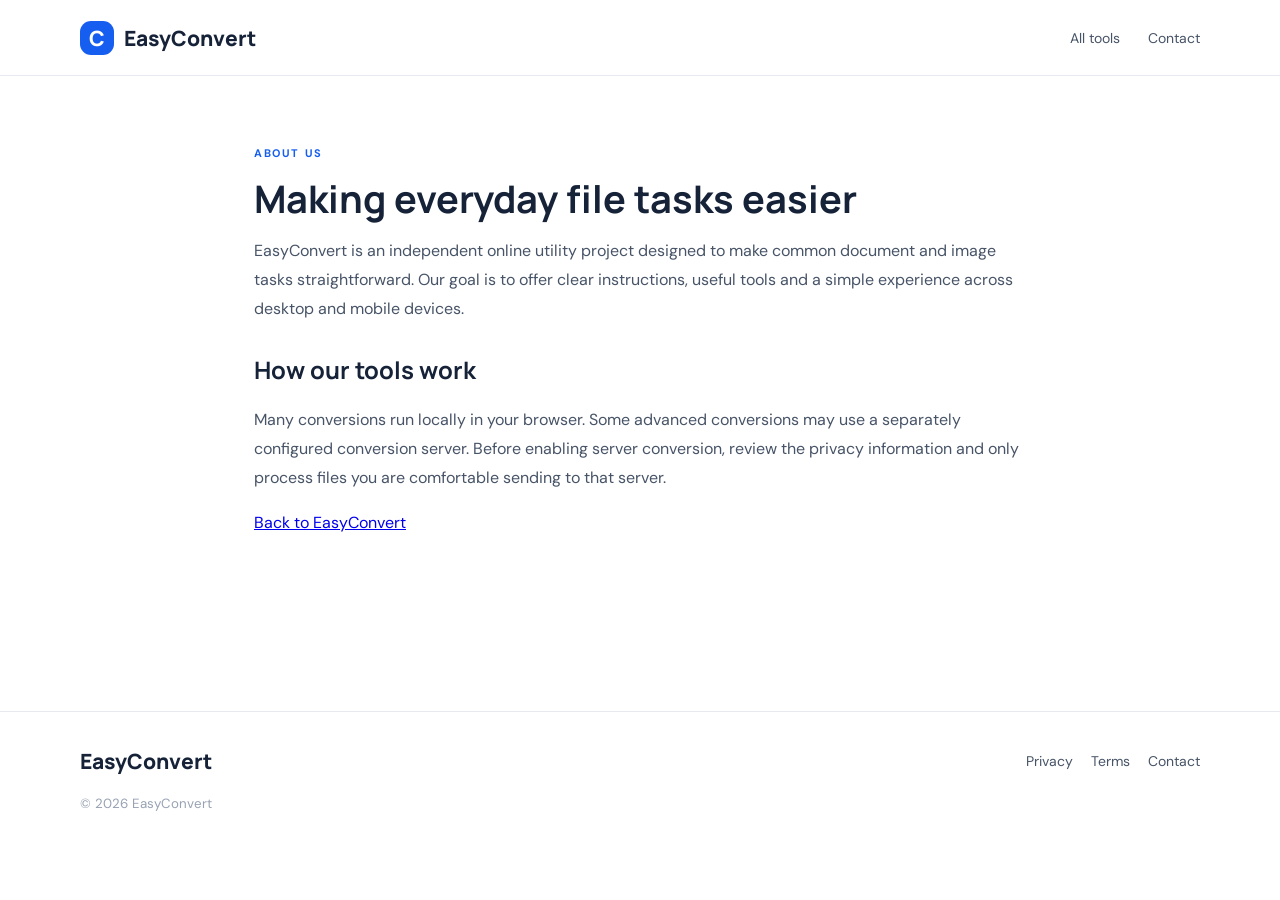
<file: about.html>
<!doctype html><html lang="en"><head><meta charset="utf-8"><meta name="viewport" content="width=device-width,initial-scale=1"><title>About EasyConvert</title><link rel="stylesheet" href="styles.css"></head><body><header class="top"><a class="brand" href="index.html"><span class="logo">C</span> EasyConvert</a><nav><a href="index.html#tools">All tools</a><a href="contact.html">Contact</a></nav></header><main class="page"><div class="eyebrow">ABOUT US</div><h1>Making everyday file tasks easier</h1><p>EasyConvert is an independent online utility project designed to make common document and image tasks straightforward. Our goal is to offer clear instructions, useful tools and a simple experience across desktop and mobile devices.</p><h2>How our tools work</h2><p>Many conversions run locally in your browser. Some advanced conversions may use a separately configured conversion server. Before enabling server conversion, review the privacy information and only process files you are comfortable sending to that server.</p><p><a href="index.html">Back to EasyConvert</a></p></main><footer><div class="footer-brand"><a class="brand" href="index.html">EasyConvert</a></div><div class="footer-links"><a href="privacy.html">Privacy</a><a href="terms.html">Terms</a><a href="contact.html">Contact</a></div><small>© <span id="year"></span> EasyConvert </small></footer><script>document.getElementById('year').textContent=new Date().getFullYear()</script></body></html>
</file>
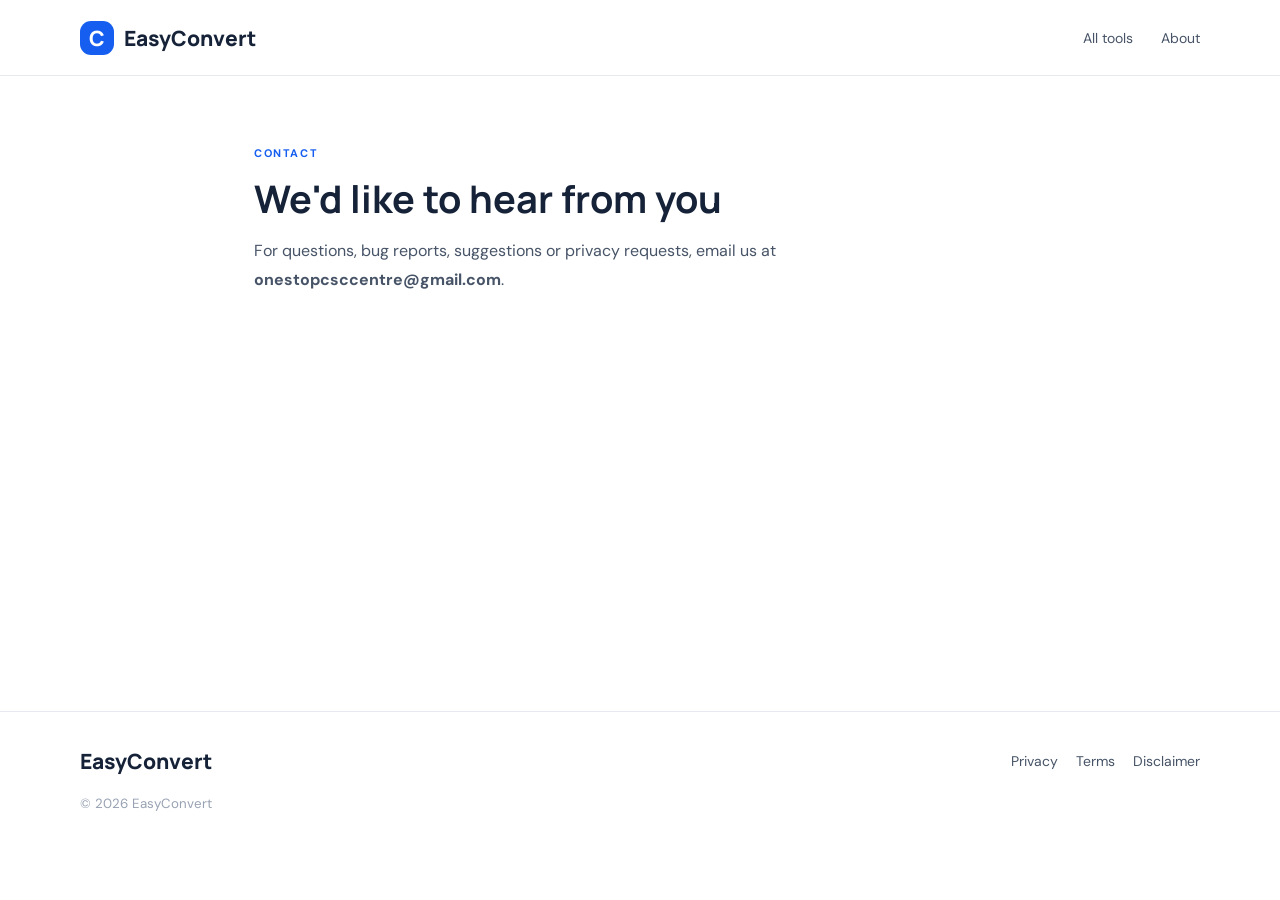
<file: contact.html>
<!doctype html><html lang="en"><head><meta charset="utf-8">
  <meta name="viewport" content="width=device-width,initial-scale=1">
  <title>Contact EasyConvert</title>
  <link rel="stylesheet" href="styles.css">
</head><body><header class="top"><a class="brand" href="index.html"><span class="logo">C</span> EasyConvert</a>
  <nav><a href="index.html#tools">All tools</a><a href="about.html">About</a></nav></header>
  <main class="page"><div class="eyebrow">CONTACT</div><h1>We'd like to hear from you</h1>
    <p>For questions, bug reports, suggestions or privacy requests, email us at 
      <strong>onestopcsccentre@gmail.com</strong>.</p><p></p></main>
  <footer><div class="footer-brand"><a class="brand" href="index.html">EasyConvert</a></div><div class="footer-links">
    <a href="privacy.html">Privacy</a><a href="terms.html">Terms</a><a href="disclaimer.html">Disclaimer</a></div><small>©
      <span id="year"></span> EasyConvert</small></footer><script>document.getElementById('year').textContent=new Date().getFullYear()</script></body></html>
</file>
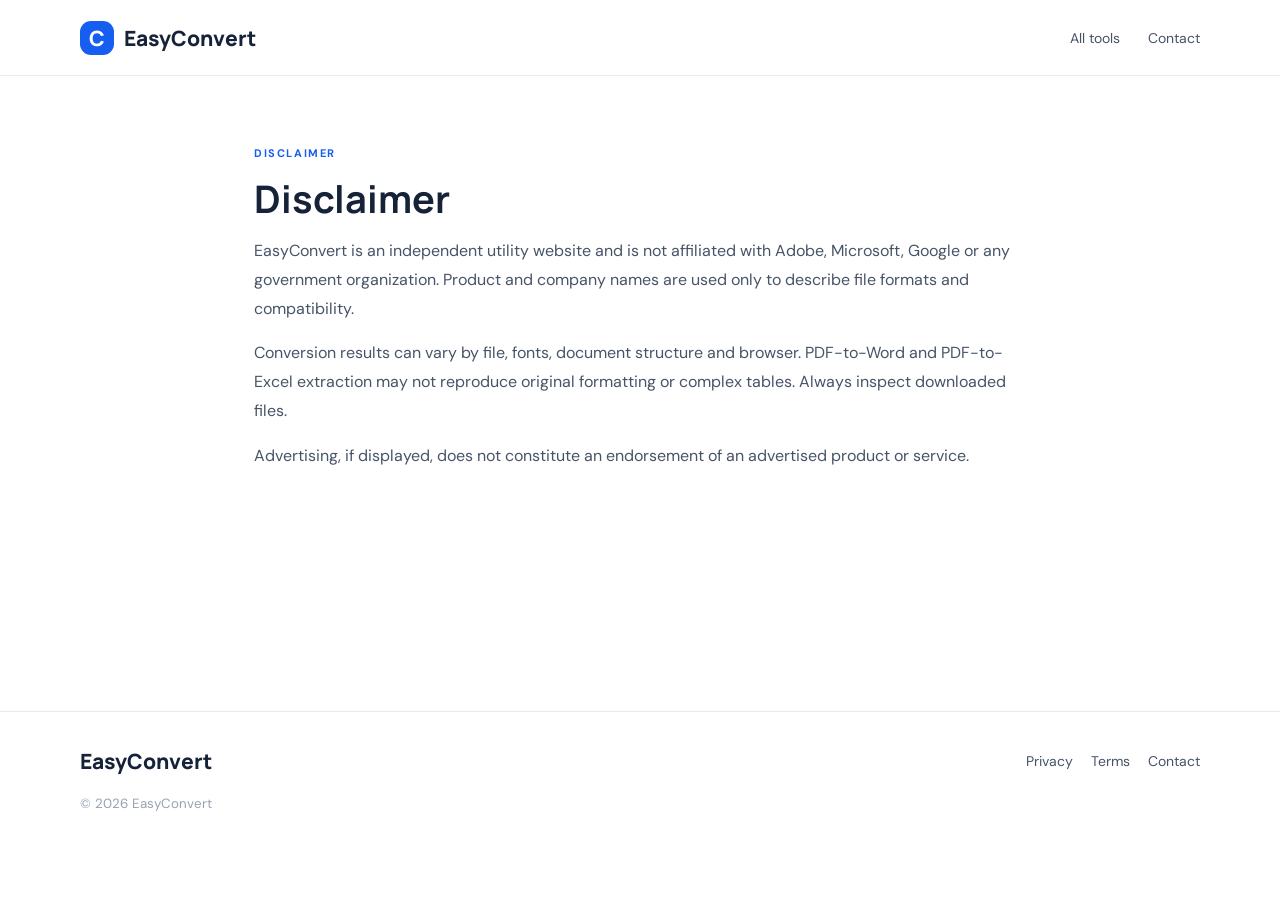
<file: disclaimer.html>
<!doctype html><html lang="en"><head><meta charset="utf-8"><meta name="viewport" content="width=device-width,initial-scale=1"><title>Disclaimer — EasyConvert </title><link rel="stylesheet" href="styles.css"></head><body><header class="top"><a class="brand" href="index.html"><span class="logo">C</span> EasyConvert</a><nav><a href="index.html#tools">All tools</a><a href="contact.html">Contact</a></nav></header><main class="page"><div class="eyebrow">DISCLAIMER</div><h1>Disclaimer</h1><p>EasyConvert is an independent utility website and is not affiliated with Adobe, Microsoft, Google or any government organization. Product and company names are used only to describe file formats and compatibility.</p><p>Conversion results can vary by file, fonts, document structure and browser. PDF-to-Word and PDF-to-Excel extraction may not reproduce original formatting or complex tables. Always inspect downloaded files.</p><p>Advertising, if displayed, does not constitute an endorsement of an advertised product or service.</p></main><footer><div class="footer-brand"><a class="brand" href="index.html">EasyConvert</a></div><div class="footer-links"><a href="privacy.html">Privacy</a><a href="terms.html">Terms</a><a href="contact.html">Contact</a></div><small>© <span id="year"></span> EasyConvert</small></footer><script>document.getElementById('year').textContent=new Date().getFullYear()</script></body></html>
</file>
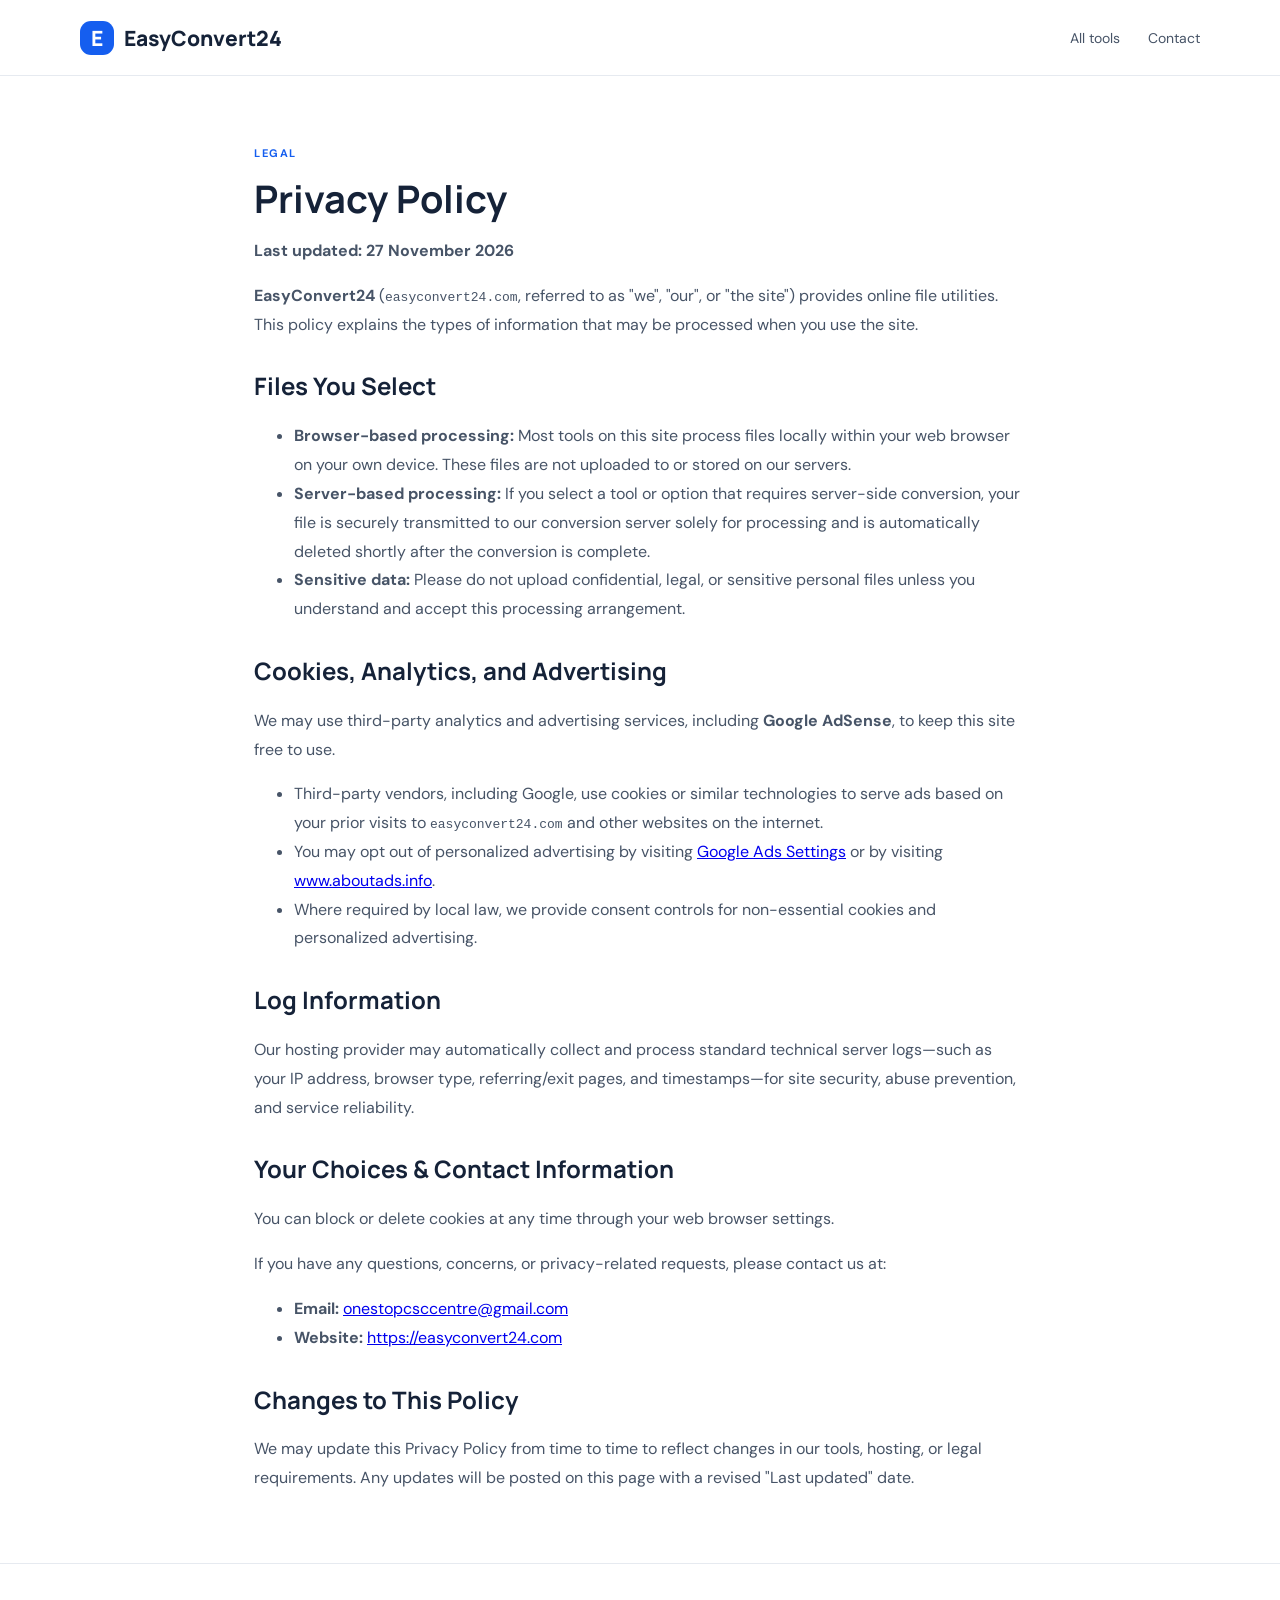
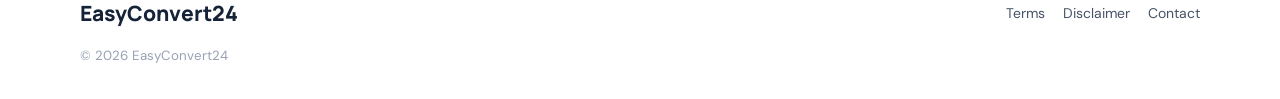
<file: privacy.html>
<!doctype html>
<html lang="en">
<head>
  <meta charset="utf-8">
  <meta name="viewport" content="width=device-width,initial-scale=1">
  <title>Privacy Policy — EasyConvert24</title>
  <link rel="stylesheet" href="styles.css">
</head>
<body>
  <header class="top">
    <a class="brand" href="index.html"><span class="logo">E</span> EasyConvert24</a>
    <nav>
      <a href="index.html#tools">All tools</a>
      <a href="contact.html">Contact</a>
    </nav>
  </header>

  <main class="page">
    <div class="eyebrow">LEGAL</div>
    <h1>Privacy Policy</h1>
    <p><strong>Last updated: 27 November 2026</strong></p>
    <p><strong>EasyConvert24</strong> (<code>easyconvert24.com</code>, referred to as "we", "our", or "the site") provides online file utilities. This policy explains the types of information that may be processed when you use the site.</p>

    <h2>Files You Select</h2>
    <ul>
      <li><strong>Browser-based processing:</strong> Most tools on this site process files locally within your web browser on your own device. These files are not uploaded to or stored on our servers.</li>
      <li><strong>Server-based processing:</strong> If you select a tool or option that requires server-side conversion, your file is securely transmitted to our conversion server solely for processing and is automatically deleted shortly after the conversion is complete.</li>
      <li><strong>Sensitive data:</strong> Please do not upload confidential, legal, or sensitive personal files unless you understand and accept this processing arrangement.</li>
    </ul>

    <h2>Cookies, Analytics, and Advertising</h2>
    <p>We may use third-party analytics and advertising services, including <strong>Google AdSense</strong>, to keep this site free to use.</p>
    <ul>
      <li>Third-party vendors, including Google, use cookies or similar technologies to serve ads based on your prior visits to <code>easyconvert24.com</code> and other websites on the internet.</li>
      <li>You may opt out of personalized advertising by visiting <a href="https://adssettings.google.com" target="_blank" rel="noopener noreferrer">Google Ads Settings</a> or by visiting <a href="https://www.aboutads.info" target="_blank" rel="noopener noreferrer">www.aboutads.info</a>.</li>
      <li>Where required by local law, we provide consent controls for non-essential cookies and personalized advertising.</li>
    </ul>

    <h2>Log Information</h2>
    <p>Our hosting provider may automatically collect and process standard technical server logs—such as your IP address, browser type, referring/exit pages, and timestamps—for site security, abuse prevention, and service reliability.</p>

    <h2>Your Choices &amp; Contact Information</h2>
    <p>You can block or delete cookies at any time through your web browser settings.</p>
    <p>If you have any questions, concerns, or privacy-related requests, please contact us at:</p>
    <ul>
      <li><strong>Email:</strong> <a href="mailto:onestopcsccentre@gmail.com">onestopcsccentre@gmail.com</a></li>
      <li><strong>Website:</strong> <a href="https://easyconvert24.com">https://easyconvert24.com</a></li>
    </ul>

    <h2>Changes to This Policy</h2>
    <p>We may update this Privacy Policy from time to time to reflect changes in our tools, hosting, or legal requirements. Any updates will be posted on this page with a revised "Last updated" date.</p>
  </main>

  <footer>
    <div class="footer-brand"><a class="brand" href="index.html">EasyConvert24</a></div>
    <div class="footer-links">
      <a href="terms.html">Terms</a>
      <a href="disclaimer.html">Disclaimer</a>
      <a href="contact.html">Contact</a>
    </div>
    <small>© <span id="year"></span> EasyConvert24</small>
  </footer>

  <script>document.getElementById('year').textContent=new Date().getFullYear()</script>
</body>
</html>
</file>
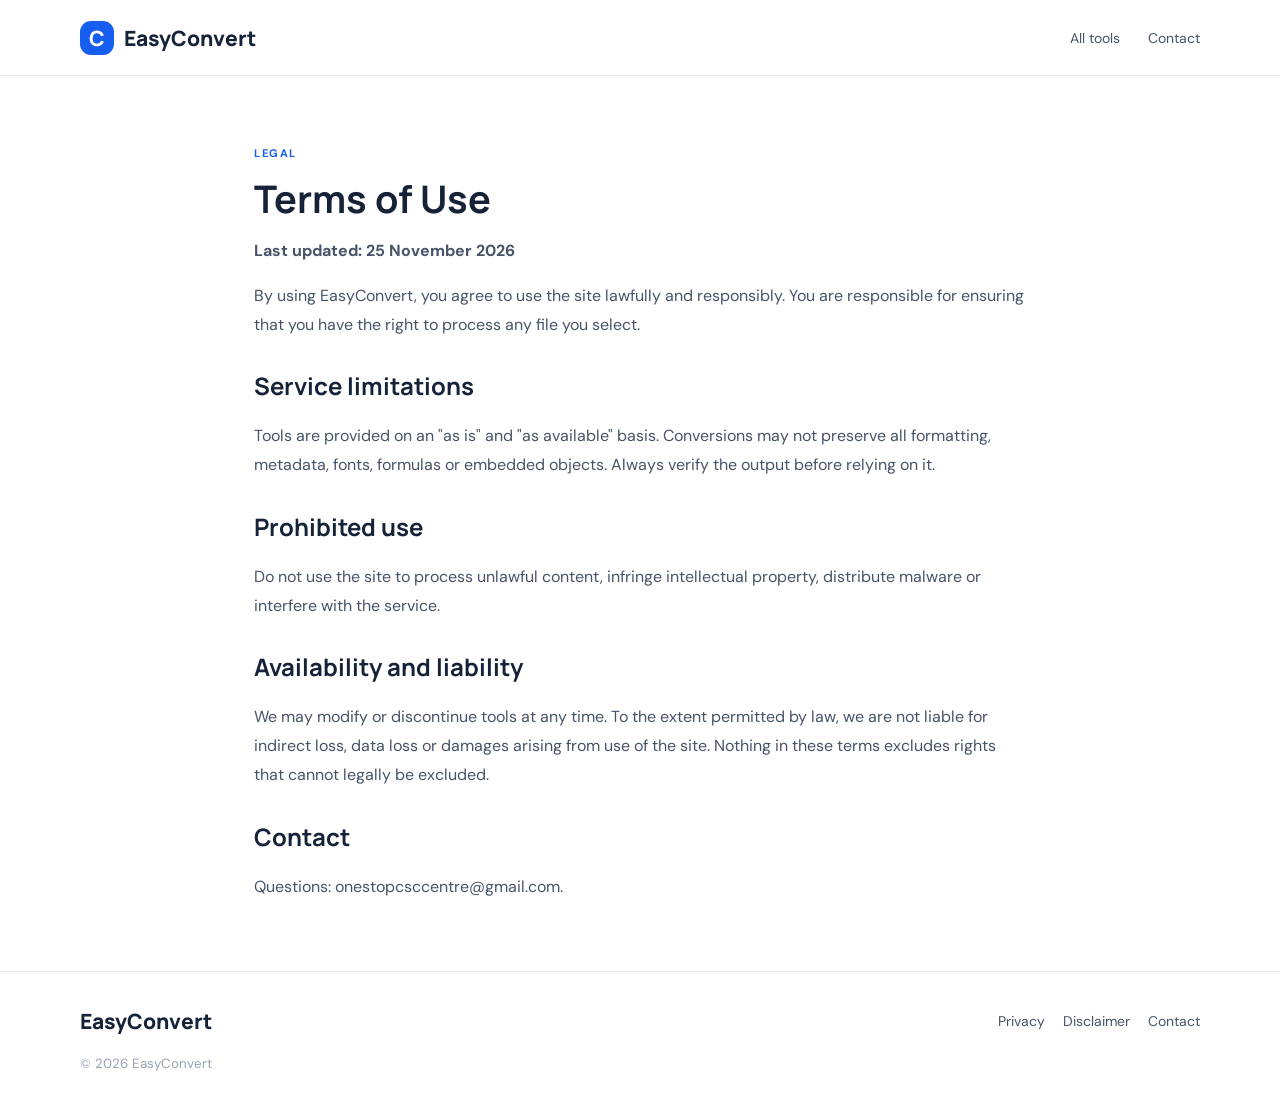
<file: terms.html>
<!doctype html><html lang="en"><head><meta charset="utf-8"><meta name="viewport" content="width=device-width,initial-scale=1"><title>Terms of Use — EasyConvert</title><link rel="stylesheet" href="styles.css"></head><body><header class="top"><a class="brand" href="index.html"><span class="logo">C</span> EasyConvert</a><nav><a href="index.html#tools">All tools</a><a href="contact.html">Contact</a></nav></header><main class="page"><div class="eyebrow">LEGAL</div><h1>Terms of Use</h1><p><strong>Last updated: 25 November 2026</strong></p><p>By using EasyConvert, you agree to use the site lawfully and responsibly. You are responsible for ensuring that you have the right to process any file you select.</p><h2>Service limitations</h2><p>Tools are provided on an "as is" and "as available" basis. Conversions may not preserve all formatting, metadata, fonts, formulas or embedded objects. Always verify the output before relying on it.</p><h2>Prohibited use</h2><p>Do not use the site to process unlawful content, infringe intellectual property, distribute malware or interfere with the service.</p><h2>Availability and liability</h2><p>We may modify or discontinue tools at any time. To the extent permitted by law, we are not liable for indirect loss, data loss or damages arising from use of the site. Nothing in these terms excludes rights that cannot legally be excluded.</p><h2>Contact</h2><p>Questions: onestopcsccentre@gmail.com.</p></main><footer><div class="footer-brand"><a class="brand" href="index.html"> EasyConvert</a></div><div class="footer-links"><a href="privacy.html">Privacy</a><a href="disclaimer.html">Disclaimer</a><a href="contact.html">Contact</a></div><small>© <span id="year"></span> EasyConvert</small></footer><script>document.getElementById('year').textContent=new Date().getFullYear()</script></body></html>
</file>
<file: styles.css>
@import url('https://fonts.googleapis.com/css2?family=DM+Sans:wght@400;500;600;700&family=Manrope:wght@600;700;800&display=swap');
:root{--blue:#155eef;--ink:#152238;--muted:#667085;--line:#e6eaf0;--bg:#f7f9fc}*{box-sizing:border-box}html{scroll-behavior:smooth}body{margin:0;color:var(--ink);font-family:'DM Sans',sans-serif;background:white}.top{height:76px;display:flex;align-items:center;justify-content:space-between;padding:0 max(calc((100% - 1120px)/2),24px);border-bottom:1px solid var(--line);position:sticky;top:0;background:#ffffffed;backdrop-filter:blur(12px);z-index:5}.brand{font:800 21px Manrope,sans-serif;color:var(--ink);text-decoration:none;display:flex;align-items:center;gap:10px}.logo{width:34px;height:34px;border-radius:11px;background:var(--blue);color:white;display:grid;place-items:center}.top nav{display:flex;gap:28px}.top nav a,.footer-links a{color:#475467;text-decoration:none;font-size:14px}.hero{text-align:center;padding:88px 20px 65px;background:radial-gradient(ellipse at 50% 0,#edf3ff,white 68%)}.eyebrow{font-size:11px;font-weight:700;letter-spacing:1.6px;color:var(--blue)}h1,h2,h3{font-family:Manrope,sans-serif}h1{font-size:clamp(38px,6vw,62px);line-height:1.08;margin:18px 0}h1 span{color:var(--blue)}.hero p{max-width:610px;margin:0 auto;color:var(--muted);font-size:17px;line-height:1.7}.primary{display:inline-flex;gap:22px;align-items:center;background:var(--blue);color:white;padding:14px 21px;border-radius:10px;text-decoration:none;font-weight:700;margin-top:27px;box-shadow:0 8px 20px #155eef30}.trust{display:flex;justify-content:center;gap:24px;flex-wrap:wrap;margin-top:30px;color:#667085;font-size:12px}.search-wrap{max-width:650px;margin:-1px auto 50px;padding:0 20px}.search-wrap label{display:block;font-weight:700;margin-bottom:10px}.search-wrap input{width:100%;padding:16px 18px;border:1px solid #d0d5dd;border-radius:11px;font:inherit;outline-color:var(--blue)}.tools-section,.how,.faq{max-width:1120px;margin:0 auto;padding:30px 24px 75px}.section-head{display:flex;justify-content:space-between;align-items:end}.section-head h2,.how h2,.faq h2{font-size:30px;margin:8px 0 22px}.muted{color:var(--muted);font-size:13px}.filters{display:flex;gap:9px;margin:8px 0 22px;flex-wrap:wrap}.filter{border:1px solid var(--line);background:white;border-radius:30px;padding:9px 16px;color:#475467;cursor:pointer}.filter.active{background:#eaf1ff;border-color:#c8d8ff;color:var(--blue);font-weight:700}.tool-grid{display:grid;grid-template-columns:repeat(4,1fr);gap:16px}.tool{border:1px solid var(--line);border-radius:15px;padding:21px;transition:.2s;background:white}.tool:hover{transform:translateY(-3px);box-shadow:0 10px 30px #1018280d;border-color:#c9d8ff}.tool-icon{width:43px;height:43px;display:grid;place-items:center;border-radius:12px;background:#eef4ff;font-size:21px}.tool h3{font-size:16px;margin:16px 0 7px}.tool p{font-size:13px;color:var(--muted);line-height:1.5;min-height:39px}.open-tool{border:0;background:none;color:var(--blue);padding:7px 0;font:700 13px inherit;cursor:pointer}.how{background:#f8faff;max-width:none;padding-left:max(calc((100% - 1072px)/2),24px);padding-right:max(calc((100% - 1072px)/2),24px)}.steps{display:grid;grid-template-columns:repeat(3,1fr);gap:25px}.steps>div{background:white;padding:22px;border:1px solid var(--line);border-radius:14px}.steps b{color:var(--blue);font-size:13px}.steps h3{font-size:17px;margin:12px 0 5px}.steps p,.faq details p{font-size:13px;color:var(--muted);line-height:1.6}.faq{padding-top:65px}.faq details{padding:18px 0;border-bottom:1px solid var(--line)}.faq summary{cursor:pointer;font-weight:700}footer{border-top:1px solid var(--line);padding:35px max(calc((100% - 1120px)/2),24px);display:grid;grid-template-columns:1fr auto;gap:20px}footer p{font-size:13px;color:var(--muted)}.footer-links{display:flex;gap:18px;flex-wrap:wrap;align-items:center}footer small{grid-column:1/-1;color:#98a2b3}.modal{position:fixed;inset:0;background:#10182899;display:none;place-items:center;padding:18px;z-index:10}.modal.show{display:grid}.modal-card{background:white;border-radius:18px;width:min(100%,570px);padding:30px;position:relative;max-height:90vh;overflow:auto}.modal-card h2{margin:8px 0}.close{position:absolute;right:18px;top:12px;border:0;background:none;font-size:30px;cursor:pointer;color:#667085}#tool-controls{margin-top:22px}.drop{border:2px dashed #b7c8e8;background:#f8faff;border-radius:13px;padding:25px;text-align:center;margin:12px 0}.drop input{display:block;margin:14px auto 0;max-width:100%}.field{display:flex;gap:10px;flex-wrap:wrap;margin:12px 0}.field label{font-size:13px;color:#475467;display:grid;gap:6px}.field input{padding:10px;border:1px solid #d0d5dd;border-radius:8px;max-width:150px}.run{background:var(--blue);border:0;border-radius:9px;padding:12px 18px;color:white;font-weight:700;cursor:pointer;margin-top:12px}.run:disabled{opacity:.5;cursor:wait}#status{font-size:13px;margin-top:14px;line-height:1.6;color:#475467}.download{display:inline-block;margin:10px 8px 0 0;padding:9px 13px;border-radius:8px;background:#eaf1ff;color:var(--blue);text-decoration:none;font-weight:700;font-size:13px}.page{max-width:820px;margin:70px auto;padding:0 24px;min-height:55vh}.page h1{font-size:38px}.page p,.page li{color:#475467;line-height:1.8}.page h2{margin-top:30px}@media(max-width:900px){.tool-grid{grid-template-columns:repeat(2,1fr)}}@media(max-width:560px){.top{padding:0 16px;height:65px}.top nav{gap:12px}.top nav a{font-size:12px}.brand{font-size:18px}.hero{padding:65px 18px 55px}.trust{gap:10px;flex-direction:column}.tool-grid,.steps{grid-template-columns:1fr}.tool{padding:18px}.section-head h2,.how h2,.faq h2{font-size:25px}footer{grid-template-columns:1fr}.footer-links{gap:14px}footer small{grid-column:auto}}
</file>
